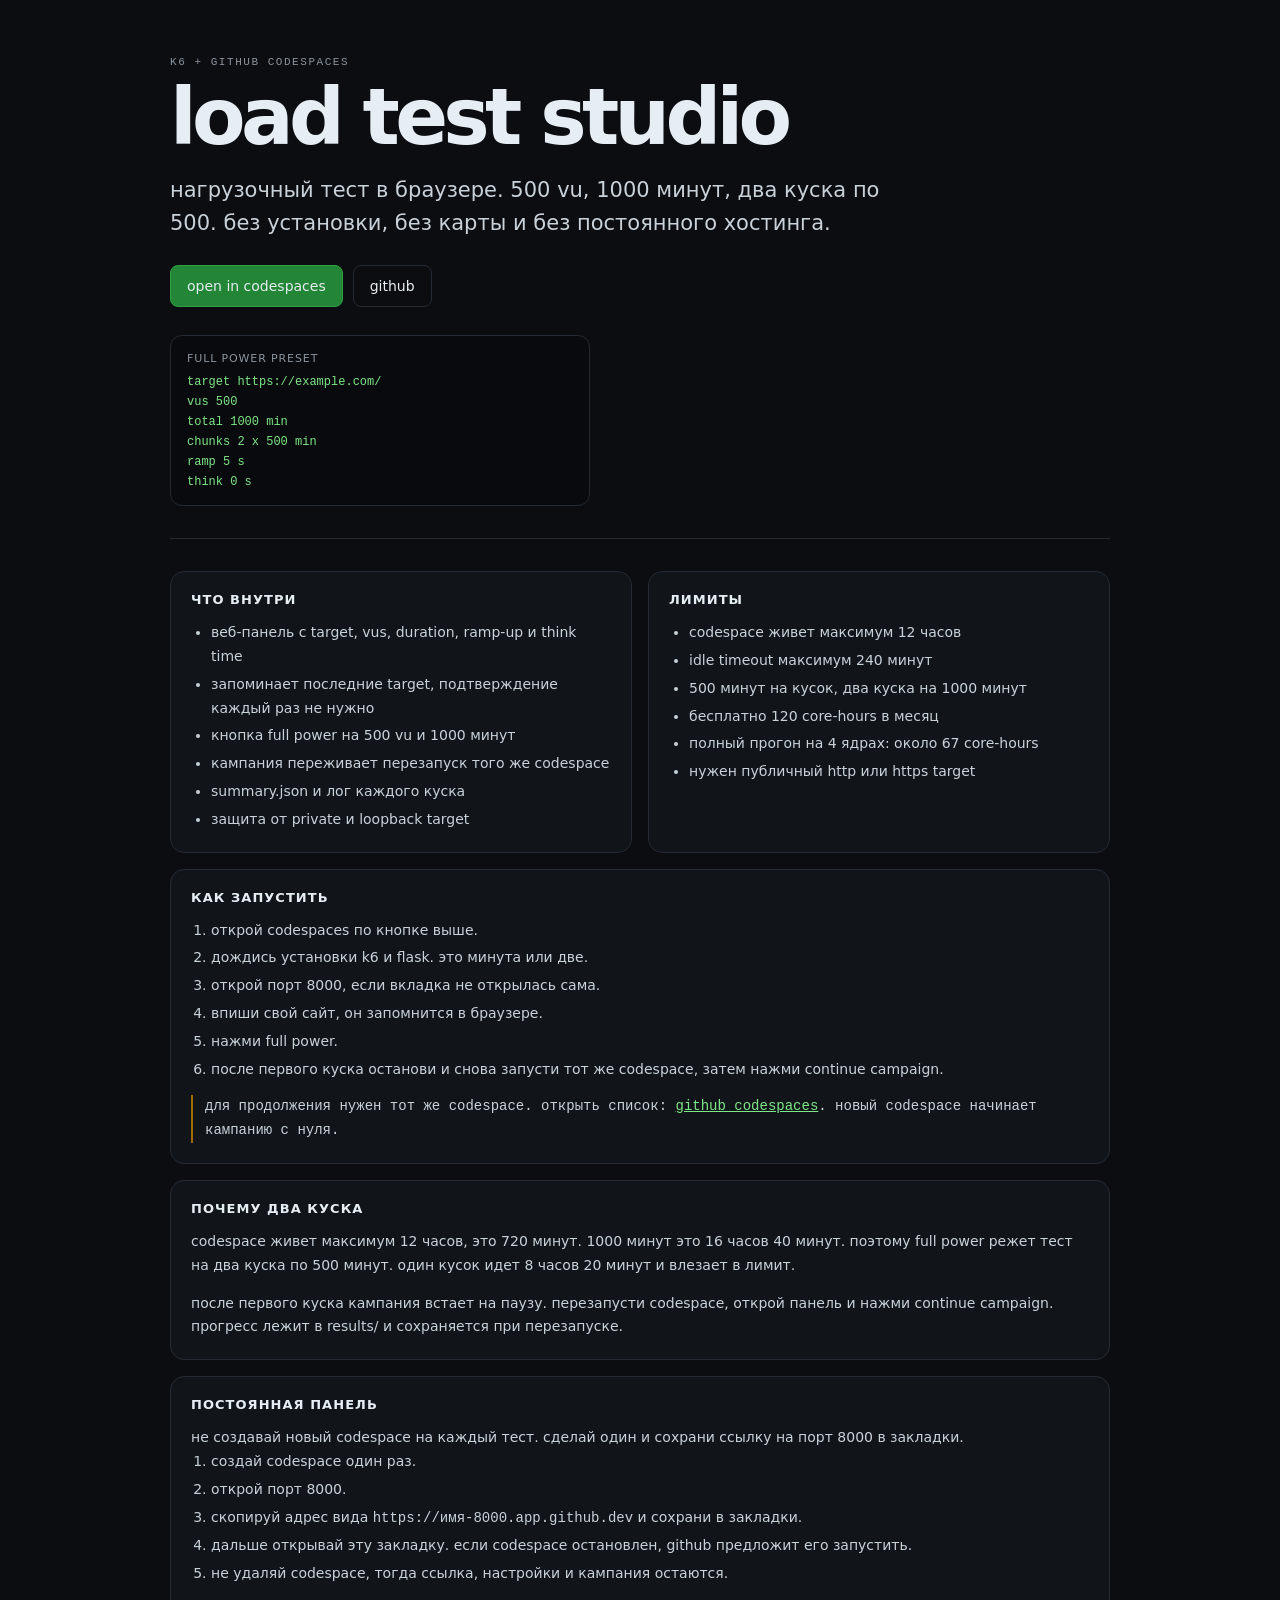
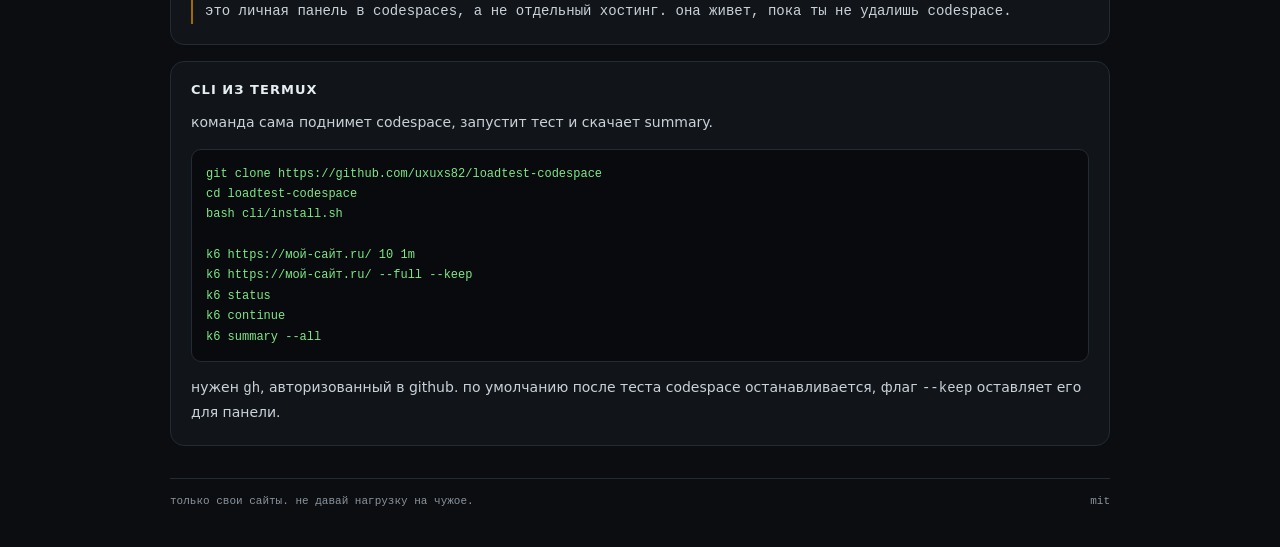
<file: docs/index.html>
<!doctype html>
<html lang="ru">
<head>
  <meta charset="utf-8">
  <meta name="viewport" content="width=device-width, initial-scale=1">
  <title>load test studio</title>
  <link rel="stylesheet" href="./style.css">
</head>
<body>
  <main>
    <header class="hero">
      <div class="eyebrow">k6 + github codespaces</div>
      <h1>load test studio</h1>
      <p class="lead">нагрузочный тест в браузере. 500 vu, 1000 минут, два куска по 500. без установки, без карты и без постоянного хостинга.</p>
      <div class="actions">
        <a class="button primary" href="https://codespaces.new/uxuxs82/loadtest-codespace?quickstart=1" target="_blank" rel="noreferrer">open in codespaces</a>
        <a class="button ghost" href="https://github.com/uxuxs82/loadtest-codespace" target="_blank" rel="noreferrer">github</a>
      </div>
      <div class="preset">
        <span>full power preset</span>
        <code>target https://example.com/</code>
        <code>vus 500</code>
        <code>total 1000 min</code>
        <code>chunks 2 x 500 min</code>
        <code>ramp 5 s</code>
        <code>think 0 s</code>
      </div>
    </header>

    <section class="grid">
      <article>
        <h2>что внутри</h2>
        <ul>
          <li>веб-панель с target, vus, duration, ramp-up и think time</li>
          <li>запоминает последние target, подтверждение каждый раз не нужно</li>
          <li>кнопка full power на 500 vu и 1000 минут</li>
          <li>кампания переживает перезапуск того же codespace</li>
          <li>summary.json и лог каждого куска</li>
          <li>защита от private и loopback target</li>
        </ul>
      </article>
      <article>
        <h2>лимиты</h2>
        <ul>
          <li>codespace живет максимум 12 часов</li>
          <li>idle timeout максимум 240 минут</li>
          <li>500 минут на кусок, два куска на 1000 минут</li>
          <li>бесплатно 120 core-hours в месяц</li>
          <li>полный прогон на 4 ядрах: около 67 core-hours</li>
          <li>нужен публичный http или https target</li>
        </ul>
      </article>
    </section>

    <section class="steps">
      <h2>как запустить</h2>
      <ol>
        <li>открой codespaces по кнопке выше.</li>
        <li>дождись установки k6 и flask. это минута или две.</li>
        <li>открой порт 8000, если вкладка не открылась сама.</li>
        <li>впиши свой сайт, он запомнится в браузере.</li>
        <li>нажми full power.</li>
        <li>после первого куска останови и снова запусти тот же codespace, затем нажми continue campaign.</li>
      </ol>
      <p class="note">для продолжения нужен тот же codespace. открыть список: <a href="https://github.com/codespaces">github codespaces</a>. новый codespace начинает кампанию с нуля.</p>
    </section>

    <section class="steps">
      <h2>почему два куска</h2>
      <p>codespace живет максимум 12 часов, это 720 минут. 1000 минут это 16 часов 40 минут. поэтому full power режет тест на два куска по 500 минут. один кусок идет 8 часов 20 минут и влезает в лимит.</p>
      <p>после первого куска кампания встает на паузу. перезапусти codespace, открой панель и нажми continue campaign. прогресс лежит в results/ и сохраняется при перезапуске.</p>
    </section>

    <section class="steps">
      <h2>постоянная панель</h2>
      <p>не создавай новый codespace на каждый тест. сделай один и сохрани ссылку на порт 8000 в закладки.</p>
      <ol>
        <li>создай codespace один раз.</li>
        <li>открой порт 8000.</li>
        <li>скопируй адрес вида <code>https://имя-8000.app.github.dev</code> и сохрани в закладки.</li>
        <li>дальше открывай эту закладку. если codespace остановлен, github предложит его запустить.</li>
        <li>не удаляй codespace, тогда ссылка, настройки и кампания остаются.</li>
      </ol>
      <p class="note">это личная панель в codespaces, а не отдельный хостинг. она живет, пока ты не удалишь codespace.</p>
    </section>

    <section class="steps">
      <h2>cli из termux</h2>
      <p>команда сама поднимет codespace, запустит тест и скачает summary.</p>
      <pre><code>git clone https://github.com/uxuxs82/loadtest-codespace
cd loadtest-codespace
bash cli/install.sh

k6 https://мой-сайт.ru/ 10 1m
k6 https://мой-сайт.ru/ --full --keep
k6 status
k6 continue
k6 summary --all</code></pre>
      <p>нужен <code>gh</code>, авторизованный в github. по умолчанию после теста codespace останавливается, флаг <code>--keep</code> оставляет его для панели.</p>
    </section>

    <footer>
      <span>только свои сайты. не давай нагрузку на чужое.</span>
      <span>mit</span>
    </footer>
  </main>
</body>
</html>
</file>
<file: docs/style.css>
:root {
  --bg: #0b0d10;
  --panel: #11151a;
  --line: #242b35;
  --text: #e6edf3;
  --muted: #8b949e;
  --accent: #7ee787;
  --accent-2: #238636;
}

* {
  box-sizing: border-box;
}

body {
  background: var(--bg);
  color: var(--text);
  font-family: ui-sans-serif, system-ui, -apple-system, "Segoe UI", sans-serif;
  margin: 0;
  -webkit-font-smoothing: antialiased;
}

main {
  margin: 0 auto;
  max-width: 980px;
  padding: 56px 20px 40px;
}

.hero {
  border-bottom: 1px solid var(--line);
  padding-bottom: 32px;
}

.eyebrow,
code,
footer,
.note {
  font-family: ui-monospace, SFMono-Regular, Menlo, Consolas, monospace;
}

.eyebrow {
  color: var(--muted);
  font-size: 11px;
  letter-spacing: 0.14em;
  text-transform: uppercase;
}

h1 {
  font-size: clamp(40px, 8vw, 78px);
  letter-spacing: -0.06em;
  line-height: 0.95;
  margin: 12px 0 20px;
}

.lead {
  color: #c9d1d9;
  font-size: clamp(17px, 2.4vw, 21px);
  line-height: 1.55;
  margin: 0;
  max-width: 720px;
}

.actions {
  display: flex;
  flex-wrap: wrap;
  gap: 10px;
  margin-top: 26px;
}

a {
  color: var(--accent);
}

.button {
  border: 1px solid var(--line);
  border-radius: 8px;
  color: var(--text);
  font-size: 14px;
  padding: 12px 16px;
  text-decoration: none;
}

.button.primary {
  background: var(--accent-2);
  border-color: #2ea043;
}

.button.ghost {
  background: transparent;
}

.button:hover {
  border-color: #3d444d;
}

.preset {
  background: #080a0d;
  border: 1px solid var(--line);
  border-radius: 12px;
  display: grid;
  gap: 6px;
  margin-top: 28px;
  max-width: 420px;
  padding: 16px;
}

.preset span {
  color: var(--muted);
  font-size: 11px;
  letter-spacing: 0.08em;
  margin-bottom: 4px;
  text-transform: uppercase;
}

.preset code {
  color: var(--accent);
  font-size: 12px;
}

.grid {
  display: grid;
  gap: 16px;
  grid-template-columns: 1fr 1fr;
  margin-top: 32px;
}

article,
.steps {
  background: var(--panel);
  border: 1px solid var(--line);
  border-radius: 14px;
  padding: 20px;
}

.steps {
  margin-top: 16px;
}

h2 {
  font-size: 13px;
  letter-spacing: 0.08em;
  margin: 0 0 14px;
  text-transform: uppercase;
}

ul,
ol {
  color: #c9d1d9;
  font-size: 14px;
  line-height: 1.7;
  margin: 0;
  padding-left: 20px;
}

li + li {
  margin-top: 4px;
}

.steps p {
  color: #c9d1d9;
  font-size: 14px;
  line-height: 1.7;
  margin: 14px 0 0;
}

.note {
  border-left: 2px solid #9e6a03;
  color: var(--muted);
  font-size: 12px;
  padding-left: 12px;
}

pre {
  background: #080a0d;
  border: 1px solid var(--line);
  border-radius: 10px;
  color: var(--accent);
  font-size: 12px;
  line-height: 1.7;
  margin: 14px 0 0;
  overflow-x: auto;
  padding: 14px;
}

pre code {
  color: inherit;
}

footer {
  border-top: 1px solid var(--line);
  color: var(--muted);
  display: flex;
  flex-wrap: wrap;
  font-size: 11px;
  gap: 16px;
  justify-content: space-between;
  margin-top: 32px;
  padding-top: 16px;
}

@media (max-width: 720px) {
  main {
    padding-top: 32px;
  }

  .grid {
    grid-template-columns: 1fr;
  }
}
</file>
